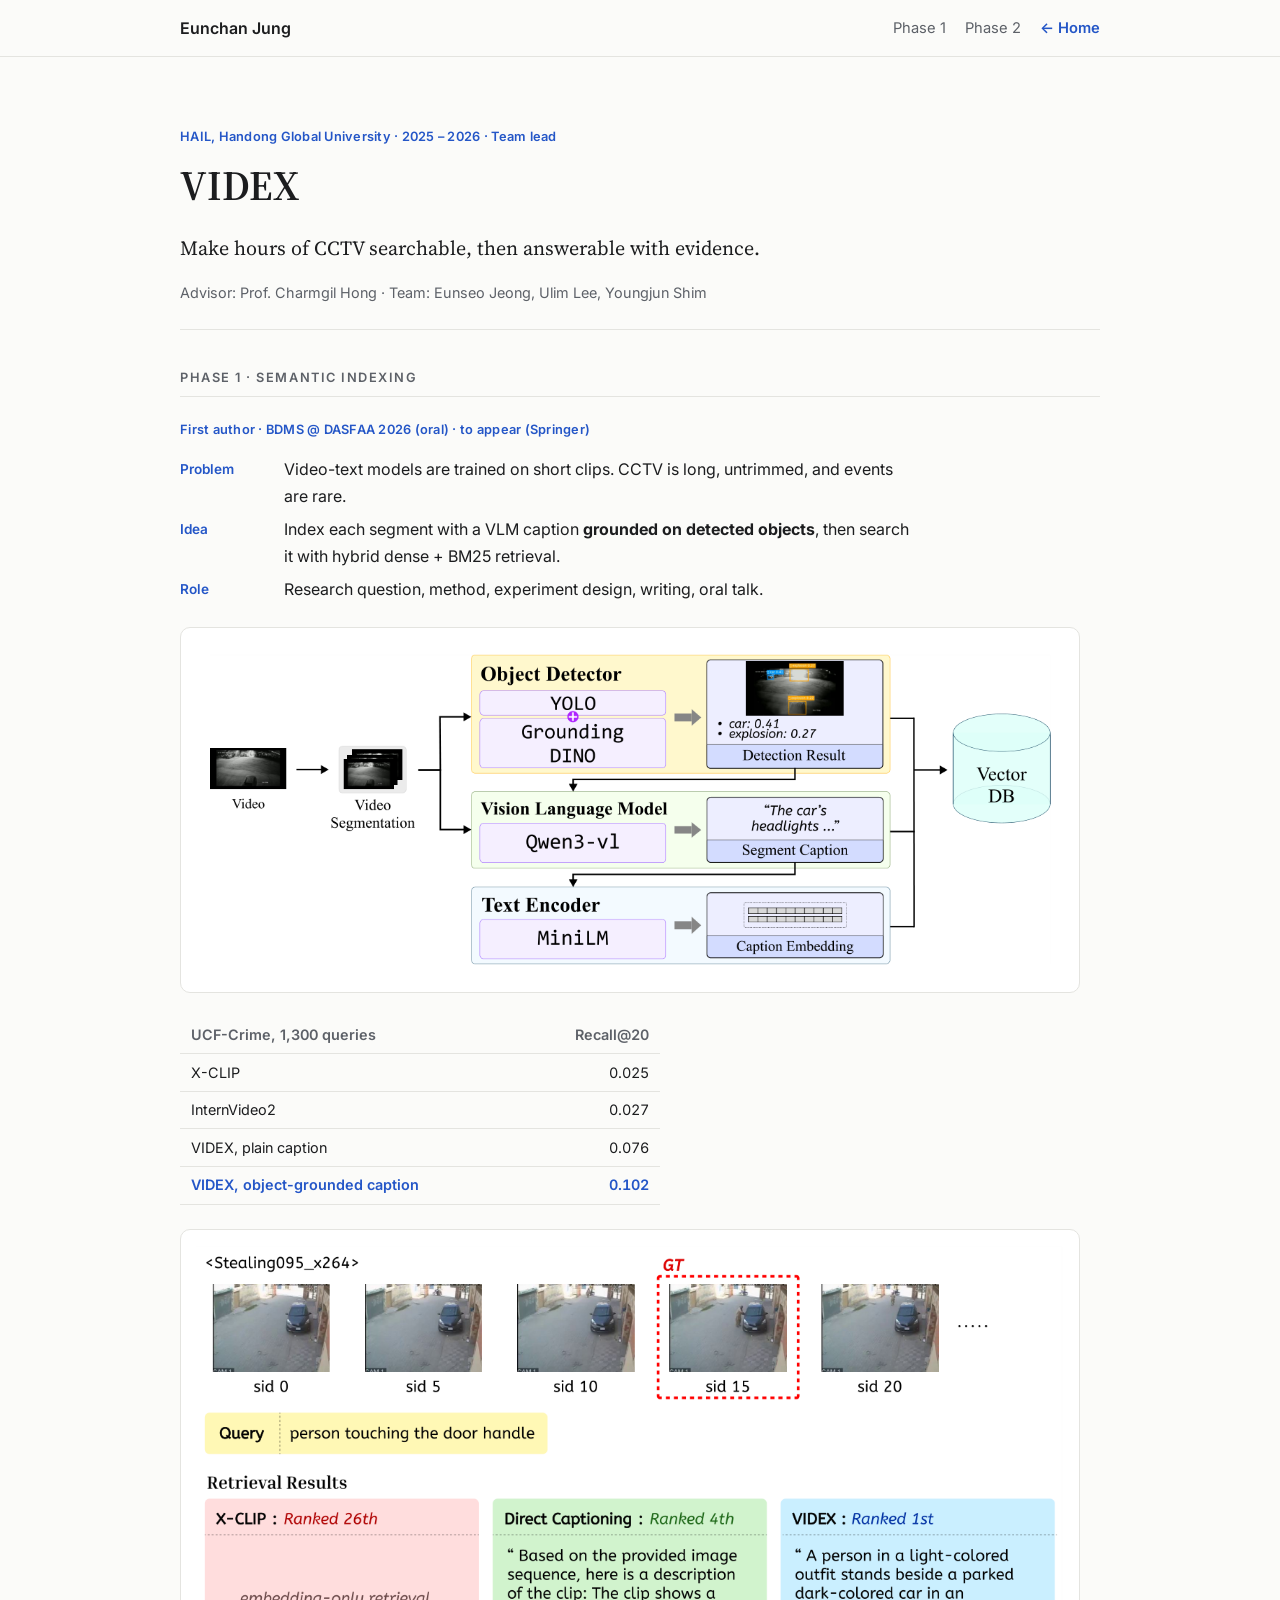
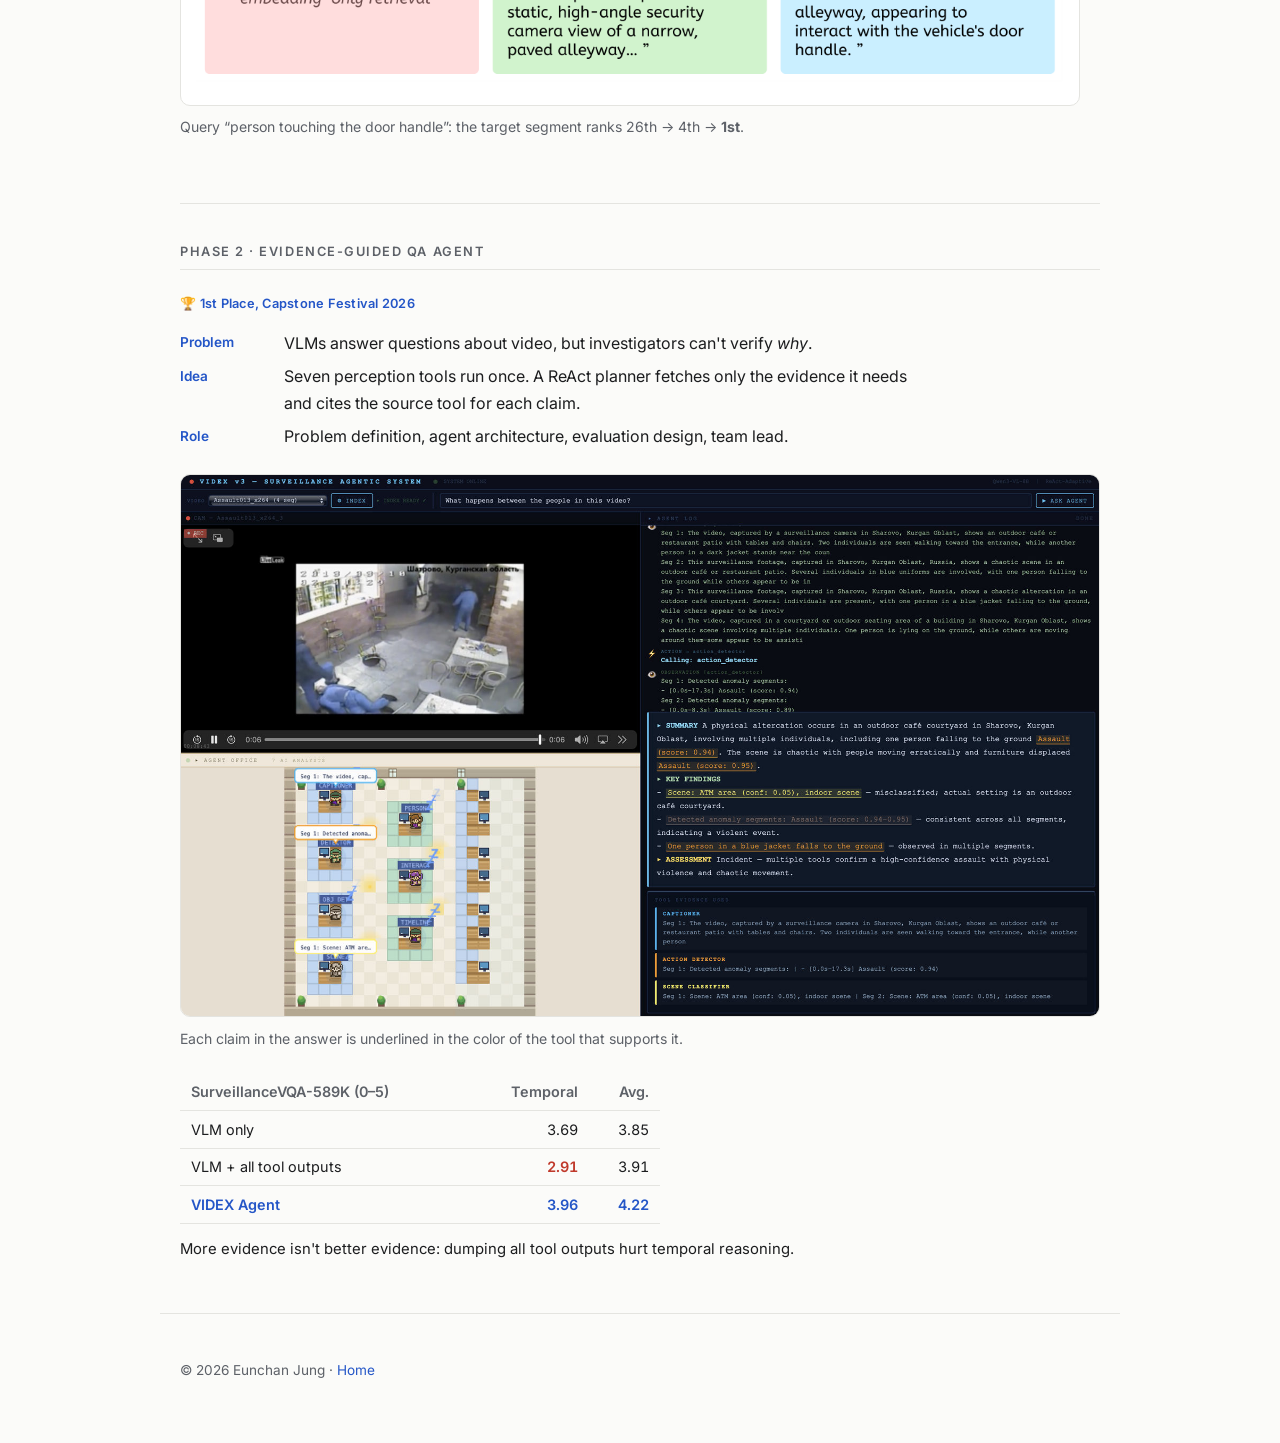
<file: videx.html>
<!DOCTYPE html>
<html lang="en">
<head>
  <meta charset="UTF-8" />
  <meta name="viewport" content="width=device-width, initial-scale=1.0" />
  <title>VIDEX · Eunchan Jung</title>
  <meta name="description" content="VIDEX: semantic indexing and evidence-guided question answering for long surveillance video." />
  <link rel="preconnect" href="https://fonts.googleapis.com" />
  <link rel="preconnect" href="https://fonts.gstatic.com" crossorigin />
  <link href="https://fonts.googleapis.com/css2?family=Inter:wght@400;500;600;700&family=Source+Serif+4:wght@500;600&display=swap" rel="stylesheet" />
  <link rel="stylesheet" href="css/style.css" />
</head>
<body>

  <header class="nav">
    <div class="wrap nav-inner">
      <a class="nav-name" href="index.html">Eunchan Jung</a>
      <nav class="nav-links">
        <a href="#phase1">Phase 1</a>
        <a href="#phase2">Phase 2</a>
        <a href="index.html" class="nav-cv">← Home</a>
      </nav>
    </div>
  </header>

  <main class="wrap">

    <section class="page-head">
      <p class="kicker">HAIL, Handong Global University · 2025 – 2026 · Team lead</p>
      <h1>VIDEX</h1>
      <p class="tagline">Make hours of CCTV searchable, then answerable with evidence.</p>
      <p class="meta">Advisor: Prof. Charmgil Hong · Team: Eunseo Jeong, Ulim Lee, Youngjun Shim <!-- TODO: confirm per phase --></p>
    </section>

    <!-- TODO: demo video (YouTube unlisted) — uncomment when ready
    <section class="demo">
      <div class="media video"><iframe src="https://www.youtube.com/embed/VIDEO_ID" title="VIDEX demo" allowfullscreen></iframe></div>
    </section>
    -->

    <!-- ===================== PHASE 1 ===================== -->
    <section id="phase1">
      <h2>Phase 1 · Semantic Indexing</h2>
      <p class="kicker">First author · BDMS @ DASFAA 2026 (oral) · to appear (Springer)</p>

      <dl class="brief">
        <dt>Problem</dt><dd>Video-text models are trained on short clips. CCTV is long, untrimmed, and events are rare.</dd>
        <dt>Idea</dt><dd>Index each segment with a VLM caption <b>grounded on detected objects</b>, then search it with hybrid dense + BM25 retrieval.</dd>
        <dt>Role</dt><dd>Research question, method, experiment design, writing, oral talk.</dd>
      </dl>

      <figure class="figure paper-fig">
        <img src="assets/img/videx_phase1.png" alt="VIDEX semantic indexing pipeline: segmentation, YOLO + Grounding DINO, Qwen3-VL captions, MiniLM embeddings, vector DB" />
      </figure>

      <div class="table-wrap narrow">
        <table>
          <thead><tr><th>UCF-Crime, 1,300 queries</th><th>Recall@20</th></tr></thead>
          <tbody>
            <tr><td>X-CLIP</td><td>0.025</td></tr>
            <tr><td>InternVideo2</td><td>0.027</td></tr>
            <tr><td>VIDEX, plain caption</td><td>0.076</td></tr>
            <tr class="best"><td>VIDEX, object-grounded caption</td><td>0.102</td></tr>
          </tbody>
        </table>
      </div>

      <figure class="figure paper-fig">
        <img src="assets/img/videx_phase1_case.png" alt="Case study: X-CLIP ranks the target 26th, plain captioning 4th, VIDEX 1st" />
        <figcaption>Query “person touching the door handle”: the target segment ranks 26th → 4th → <b>1st</b>.</figcaption>
      </figure>
    </section>

    <!-- ===================== PHASE 2 ===================== -->
    <section id="phase2">
      <h2>Phase 2 · Evidence-Guided QA Agent</h2>
      <p class="kicker">🏆 1st Place, Capstone Festival 2026</p>

      <dl class="brief">
        <dt>Problem</dt><dd>VLMs answer questions about video, but investigators can't verify <em>why</em>.</dd>
        <dt>Idea</dt><dd>Seven perception tools run once. A ReAct planner fetches only the evidence it needs and cites the source tool for each claim.</dd>
        <dt>Role</dt><dd>Problem definition, agent architecture, evaluation design, team lead.</dd>
      </dl>

      <figure class="figure">
        <img src="assets/img/videx_agent_gui.jpg" alt="VIDEX Agent interface: CCTV player, tool activity, reasoning log with evidence-highlighted answer" />
        <figcaption>Each claim in the answer is underlined in the color of the tool that supports it.</figcaption>
      </figure>

      <div class="table-wrap narrow">
        <table class="wide">
          <thead><tr><th>SurveillanceVQA-589K (0–5)</th><th>Temporal</th><th>Avg.</th></tr></thead>
          <tbody>
            <tr><td>VLM only</td><td>3.69</td><td>3.85</td></tr>
            <tr><td>VLM + all tool outputs</td><td class="bad">2.91</td><td>3.91</td></tr>
            <tr class="best"><td>VIDEX Agent</td><td>3.96</td><td>4.22</td></tr>
          </tbody>
        </table>
      </div>
      <p class="result">More evidence isn't better evidence: dumping all tool outputs hurt temporal reasoning.</p>
    </section>

  </main>

  <footer class="wrap footer">
    <p>© <span id="year"></span> Eunchan Jung · <a href="index.html">Home</a></p>
  </footer>
  <script>document.getElementById('year').textContent = new Date().getFullYear();</script>
</body>
</html>
</file>
<file: css/style.css>
/* ---------- Tokens ---------- */
:root {
  --bg: #fbfbf9;
  --surface: #ffffff;
  --text: #1c1d1f;
  --muted: #5d6168;
  --line: #e4e4e0;
  --accent: #2456c7;
  --accent-soft: #e8eefb;
  --ok: #1f9d55;
  --radius: 10px;
  --max: 960px;
  color-scheme: light;
}
@media (prefers-color-scheme: dark) {
  :root {
    --bg: #131416;
    --surface: #1b1c1f;
    --text: #e8e8e6;
    --muted: #a0a3a9;
    --line: #2c2e32;
    --accent: #7ea2ff;
    --accent-soft: #1e2740;
    color-scheme: dark;
  }
}

/* ---------- Base ---------- */
* { box-sizing: border-box; }
html { scroll-behavior: smooth; scroll-padding-top: 72px; }
body {
  margin: 0;
  background: var(--bg);
  color: var(--text);
  font: 16px/1.65 "Inter", system-ui, -apple-system, "Segoe UI", sans-serif;
}
img { max-width: 100%; display: block; }
a { color: var(--accent); text-decoration: none; }
a:hover { text-decoration: underline; }
.wrap { max-width: var(--max); margin: 0 auto; padding-inline: 20px; }

h1, h2, h3 { line-height: 1.25; margin: 0 0 .5em; }
h1 { font-family: "Source Serif 4", Georgia, serif; font-size: clamp(2rem, 5vw, 2.6rem); font-weight: 600; }
h2 {
  font-size: .8rem; letter-spacing: .12em; text-transform: uppercase;
  color: var(--muted); font-weight: 600;
  padding-bottom: .6rem; border-bottom: 1px solid var(--line); margin-bottom: 1.4rem;
}
h3 { font-size: 1.1rem; font-weight: 600; }
section { padding-block: 2.5rem; }

/* ---------- Nav ---------- */
.nav {
  position: sticky; top: 0; z-index: 10;
  background: color-mix(in srgb, var(--bg) 88%, transparent);
  backdrop-filter: blur(8px);
  border-bottom: 1px solid var(--line);
}
.nav-inner { display: flex; align-items: center; justify-content: space-between; height: 56px; gap: 1rem; }
.nav-name { font-weight: 600; color: var(--text); }
.nav-links { display: flex; gap: 1.2rem; font-size: .92rem; }
.nav-links a { color: var(--muted); }
.nav-links a:hover { color: var(--text); text-decoration: none; }
.nav-links .nav-cv { color: var(--accent); font-weight: 600; }
@media (max-width: 600px) {
  .nav-links a:not(.nav-cv) { display: none; }
}

/* ---------- Hero ---------- */
.hero {
  display: grid; grid-template-columns: 1.1fr 1fr; gap: 2.5rem; align-items: center;
  padding-block: 4rem 2.5rem;
}
.avatar { width: 88px; height: 88px; border-radius: 50%; object-fit: cover; margin-bottom: 1rem; }
.tagline { font-family: "Source Serif 4", Georgia, serif; font-size: 1.25rem; margin: 0 0 1rem; }
.tagline .arrow { color: var(--accent); }
.lead { color: var(--muted); margin: 0 0 1rem; }
.status {
  display: inline-flex; align-items: center; gap: .5rem;
  font-size: .88rem; padding: .35rem .8rem; border-radius: 999px;
  background: var(--accent-soft); margin: 0 0 1.2rem;
}
.dot { width: 8px; height: 8px; border-radius: 50%; background: var(--ok); }
.links { display: flex; flex-wrap: wrap; gap: .5rem; }
.btn {
  font-size: .88rem; padding: .45rem .9rem; border-radius: 8px;
  border: 1px solid var(--line); color: var(--text); background: var(--surface);
}
.btn:hover { border-color: var(--accent); text-decoration: none; }
.btn.primary { background: var(--accent); border-color: var(--accent); color: #fff; }
.hero.solo { grid-template-columns: 1fr; max-width: 46rem; }
@media (max-width: 760px) {
  .hero { grid-template-columns: 1fr; padding-top: 2.5rem; }
}

/* ---------- Media / placeholders ---------- */
.media { aspect-ratio: 16 / 10; border-radius: var(--radius); overflow: hidden; background: var(--surface); max-width: 100%; }
.media.video { aspect-ratio: 16 / 9; }
.media iframe, .media img, .media video { width: 100%; height: 100%; border: 0; object-fit: cover; }
.placeholder {
  height: 100%; display: grid; place-items: center; text-align: center;
  border: 2px dashed var(--line); border-radius: var(--radius);
  color: var(--muted); font-size: .9rem; padding: 1rem;
}

/* ---------- News ---------- */
.news { list-style: none; padding: 0; margin: 0; }
.news li { display: flex; gap: 1rem; padding: .35rem 0; }
.news time { flex: 0 0 4.5rem; color: var(--muted); font-variant-numeric: tabular-nums; font-size: .92rem; padding-top: .1rem; }

/* ---------- Research ---------- */
.interests { padding-left: 1.2rem; }
.interests li { margin-bottom: .35rem; }

/* ---------- Projects ---------- */
.project {
  display: grid; grid-template-columns: 300px 1fr; gap: 1.8rem;
  padding: 1.5rem 0; border-bottom: 1px solid var(--line);
}
.project:last-of-type { border-bottom: 0; }
.project p { margin: 0 0 .8rem; }
.kicker { font-size: .8rem; color: var(--accent); font-weight: 600; letter-spacing: .02em; }
.takeaway { background: var(--accent-soft); padding: .6rem .9rem; border-radius: 8px; font-size: .95rem; }
.tags { display: flex; flex-wrap: wrap; gap: .4rem; }
.tags span { font-size: .75rem; padding: .15rem .55rem; border-radius: 999px; border: 1px solid var(--line); color: var(--muted); }
.plinks { font-size: .9rem; font-weight: 500; }
.phases { padding-left: 1.1rem; margin: 0 0 .8rem; font-size: .95rem; }
.phases li { margin-bottom: .3rem; }
@media (max-width: 760px) {
  .project { grid-template-columns: 1fr; gap: 1rem; }
}

.table-wrap { overflow-x: auto; margin-bottom: .8rem; }
table { border-collapse: collapse; width: 100%; font-size: .9rem; }
th, td { text-align: left; padding: .4rem .7rem; border-bottom: 1px solid var(--line); }
th { color: var(--muted); font-weight: 600; }
td:last-child, th:last-child { text-align: right; font-variant-numeric: tabular-nums; }

/* ---------- Publications ---------- */
.pubs { padding-left: 1.2rem; }
.pubs li { margin-bottom: .8rem; }
.pub-title { display: block; font-weight: 500; }

/* ---------- About ---------- */
.about-grid { display: grid; grid-template-columns: repeat(auto-fit, minmax(220px, 1fr)); gap: 1.5rem; }
.about-grid p { margin: 0; color: var(--muted); }
.about-grid strong { color: var(--text); }

/* Project groups */
.group-head { margin: 1.5rem 0 .2rem; }
.group-head:first-of-type { margin-top: 0; }
.group-head h3 { font-size: 1.25rem; margin-bottom: .3rem; }
.group-head p { margin: 0; color: var(--muted); font-size: .92rem; }
.arc { display: inline-block; margin-top: .3rem; color: var(--text); }
.arc .arrow { color: var(--accent); }
.project h4 { font-size: 1.08rem; margin: 0 0 .6rem; line-height: 1.3; }
.project .media img { object-fit: cover; object-position: left top; }
.role { font-size: .93rem; border-left: 3px solid var(--accent); padding-left: .8rem; }
.soon { color: var(--muted); font-weight: 400; font-style: italic; }
tr.best td { font-weight: 600; color: var(--accent); }
.compact { list-style: none; padding: 0; margin: 0; }
.compact li { padding: .6rem 0; color: var(--muted); font-size: .95rem; }
.compact strong { color: var(--text); }
.when { color: var(--muted); font-size: .85rem; font-variant-numeric: tabular-nums; }

/* Project detail page */
.page-head { padding-block: 3.5rem 1.5rem; }
.page-head .meta { color: var(--muted); font-size: .9rem; margin: 0; }
.demo { padding-block: 0 1rem; }
.demo .media { max-width: 820px; }
.two-col { display: grid; grid-template-columns: 1fr 1fr; gap: 2rem; margin-bottom: 1rem; }
@media (max-width: 760px) { .two-col { grid-template-columns: 1fr; gap: .5rem; } }
section h4 { font-size: .98rem; margin: 1rem 0 .5rem; }
.steps { padding-left: 1.2rem; margin: 0; }
.steps li { margin-bottom: .45rem; }
.figure { margin: 1.5rem 0; }
.figure img { border-radius: var(--radius); border: 1px solid var(--line); }
/* Paper figures have a white background: keep them on white in both themes */
.media.fig { background: #fff; border: 1px solid var(--line); display: grid; place-items: center; padding: .6rem; }
.project .media.fig img { object-fit: contain; object-position: center; }
.paper-fig img { background: #fff; padding: .8rem; max-width: 900px; width: 100%; }
.figure figcaption { color: var(--muted); font-size: .88rem; margin-top: .6rem; }
.note { color: var(--muted); font-size: .88rem; margin: 0 0 .6rem; }
.findings { padding-left: 1.2rem; margin: .5rem 0 1.2rem; }
.findings li { margin-bottom: .35rem; }
table.wide td:not(:first-child), table.wide th:not(:first-child) { text-align: right; font-variant-numeric: tabular-nums; }
td.bad { color: #c0392b; font-weight: 600; }
.more { font-weight: 600; }

/* Concise layout helpers */
.statement { font-family: "Source Serif 4", Georgia, serif; font-size: 1.15rem; line-height: 1.6; max-width: 46rem; margin: 0 0 1rem; }
.chips { display: flex; flex-wrap: wrap; gap: .45rem; margin: 0; }
.chips span { font-size: .82rem; padding: .25rem .7rem; border-radius: 999px; background: var(--accent-soft); color: var(--accent); font-weight: 500; }
.result { font-size: .93rem; color: var(--text); margin: 0 0 .7rem !important; }
.result b { color: var(--accent); }
a.media { display: block; }
a.media:hover { opacity: .92; }
.earlier { color: var(--muted); font-size: .92rem; margin: 1.2rem 0 0; }
.side { margin-top: 1.4rem; }
.side h3 { font-size: .95rem; margin: 0 0 .4rem; }
.side ul { list-style: none; padding: 0; margin: 0; }
.side li { display: flex; justify-content: space-between; gap: 1rem; padding: .3rem 0; font-size: .95rem; border-bottom: 1px dashed var(--line); }
.side li:last-child { border-bottom: 0; }
.side .when { flex: none; }
.about-line { color: var(--muted); font-size: .93rem; margin: .4rem 0; }
.about-line b { color: var(--text); margin-right: .4rem; }
.brief { display: grid; grid-template-columns: 5.5rem 1fr; gap: .45rem 1rem; margin: 1rem 0 1.4rem; max-width: 46rem; }
.brief dt { font-weight: 600; font-size: .85rem; color: var(--accent); padding-top: .1rem; }
.brief dd { margin: 0; }
.narrow { max-width: 30rem; }
#phase1, #phase2 { border-top: 1px solid var(--line); }

/* About facts: aligned with the timeline columns */
.facts { display: grid; grid-template-columns: 7rem 1fr; gap: .3rem 1rem; margin: 1.2rem 0 0; padding-top: 1rem; border-top: 1px solid var(--line); }
.facts dt { color: var(--muted); font-size: .85rem; padding-top: .1rem; }
.facts dd { margin: 0; font-size: .95rem; }
@media (max-width: 600px) {
  .facts { grid-template-columns: 1fr; gap: 0; }
  .facts dd { margin-bottom: .5rem; }
}

/* Experience timeline */
.timeline { list-style: none; padding: 0; margin: 0 0 1rem; }
.timeline li { display: grid; grid-template-columns: 7rem 1fr; gap: 1rem; padding: .3rem 0; }
.timeline small { color: var(--muted); font-size: .88rem; }
@media (max-width: 600px) {
  .timeline li { grid-template-columns: 1fr; gap: 0; }
}

.skills-title { margin-top: 2rem; }
.skills { display: grid; grid-template-columns: 11rem 1fr; gap: .55rem 1.2rem; margin: 0; }
.skills dt { font-weight: 600; font-size: .92rem; }
.skills dd { margin: 0; color: var(--muted); font-size: .95rem; }
.skills .learning { color: var(--accent); font-weight: 500; }
@media (max-width: 600px) {
  .skills { grid-template-columns: 1fr; gap: .1rem; }
  .skills dd { margin-bottom: .7rem; }
}

/* ---------- Footer ---------- */
.footer { padding-block: 2rem 3rem; color: var(--muted); font-size: .85rem; border-top: 1px solid var(--line); }
</file>
